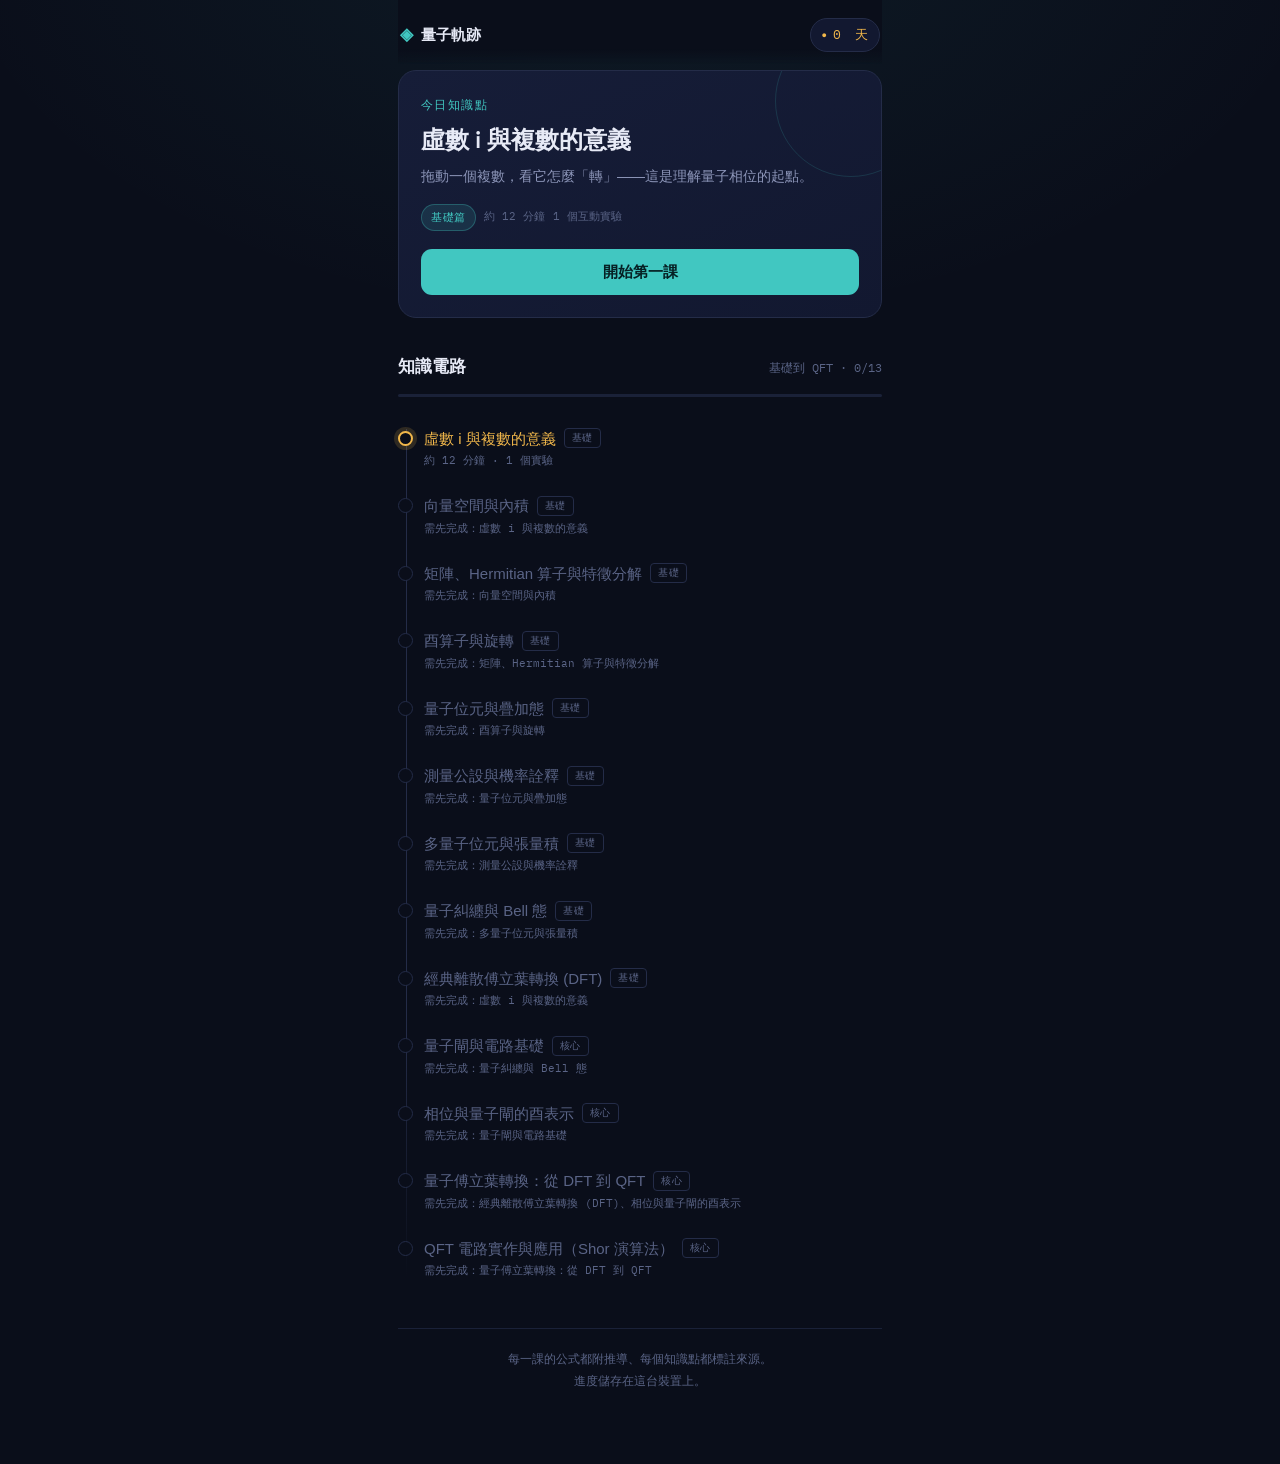
<file: index.html>
<!DOCTYPE html>
<html lang="zh-Hant">
<head>
<meta charset="UTF-8">
<meta name="viewport" content="width=device-width, initial-scale=1, viewport-fit=cover">
<title>量子軌跡 · Quantum Trace</title>
<meta name="description" content="每天一個知識點，把量子計算連成一條電路">
<link rel="manifest" href="manifest.json">
<meta name="theme-color" content="#0A0E1A">
<link rel="icon" href="favicon.ico" sizes="32x32">
<link rel="apple-touch-icon" href="icons/icon-192.png">
<meta name="apple-mobile-web-app-capable" content="yes">
<meta name="apple-mobile-web-app-status-bar-style" content="black-translucent">
<meta name="apple-mobile-web-app-title" content="量子軌跡">

<!-- KaTeX 本地打包：離線可用，不依賴 CDN -->
<link rel="stylesheet" href="vendor/katex/katex.min.css">
<!-- 網頁字型為選配增強；載入失敗時會退回系統字型（iOS 上是 PingFang TC） -->
<link rel="preconnect" href="https://fonts.gstatic.com" crossorigin>
<link rel="stylesheet" href="https://fonts.googleapis.com/css2?family=Space+Grotesk:wght@500;600;700&family=IBM+Plex+Mono:wght@400;500;600&display=swap" media="print" onload="this.media='all'">
<link rel="stylesheet" href="style.css">
</head>
<body>

<div id="app">

  <header class="topbar">
    <div class="brand">
      <span class="brand-mark" aria-hidden="true">◈</span>
      <span class="brand-name">量子軌跡</span>
    </div>
    <div class="streak" id="streak-pill">
      <span class="streak-dot" aria-hidden="true">●</span>
      <span id="streak-count">0</span>&nbsp;天
    </div>
  </header>

  <main id="view-home">

    <section class="today-card">
      <p class="eyebrow">今日知識點</p>
      <h1 id="today-title">載入中…</h1>
      <p class="today-hook" id="today-hook"></p>
      <div class="today-meta" id="today-meta"></div>
      <button class="btn-primary" id="today-start-btn">開始</button>
    </section>

    <section class="tree-section">
      <div class="tree-head">
        <h2>知識電路</h2>
        <p class="tree-sub">基礎到 QFT · <span id="progress-fraction">0/13</span></p>
      </div>
      <div class="progress-track"><div class="progress-fill" id="progress-fill"></div></div>
      <div class="rail" id="rail"></div>
    </section>

    <footer class="home-foot">
      每一課的公式都附推導、每個知識點都標註來源。<br>
      進度儲存在這台裝置上。
    </footer>

  </main>

  <main id="view-lesson" class="hidden">
    <button class="btn-back" id="back-btn">← 知識電路</button>
    <p class="eyebrow" id="lesson-track-label"></p>
    <h1 id="lesson-title"></h1>
    <div id="lesson-body" class="lesson-body"></div>
    <button class="btn-primary btn-complete" id="complete-btn">標記完成 ✓</button>
    <div class="next-hint" id="next-hint"></div>
  </main>

</div>

<script src="vendor/katex/katex.min.js"></script>
<script src="vendor/katex/auto-render.min.js"></script>
<script type="module" src="main.js"></script>
</body>
</html>
</file>
<file: style.css>
/* ============================================================
   量子軌跡 — 樣式系統
   深色實驗室風格，手機優先
   ============================================================ */

:root{
  --bg:#0A0E1A;
  --bg-panel:#121830;
  --bg-panel2:#0E1426;
  --bg-raise:#161D38;
  --line:#242C48;
  --line-soft:#1A2138;

  --text:#E7EAF6;
  --text-dim:#8C95B8;
  --text-faint:#5A6486;

  --cyan:#41C7C1;
  --gold:#F2B84B;
  --violet:#9D8CFF;
  --green:#5FD97A;
  --coral:#FF7A5C;

  --mono:'IBM Plex Mono', ui-monospace, SFMono-Regular, Menlo, monospace;
  --sans:'Noto Sans TC', -apple-system, 'Segoe UI', 'PingFang TC', sans-serif;
  --display:'Space Grotesk', 'Noto Sans TC', sans-serif;
}

*{box-sizing:border-box;}
html{scroll-behavior:smooth; -webkit-text-size-adjust:100%;}
body{
  margin:0;
  background:var(--bg);
  background-image:radial-gradient(ellipse 700px 400px at 50% -8%, rgba(65,199,193,.07), transparent);
  background-attachment:fixed;
  color:var(--text);
  font-family:var(--sans);
  line-height:1.75;
  font-size:16px;
  -webkit-font-smoothing:antialiased;
}
::selection{background:var(--gold); color:#0A0E1A;}

#app{max-width:520px; margin:0 auto; min-height:100vh; padding:0 18px calc(72px + env(safe-area-inset-bottom));}
.hidden{display:none !important;}
img,svg,canvas{max-width:100%;}

/* ---------- 頂列 ---------- */
.topbar{
  display:flex; align-items:center; justify-content:space-between;
  padding:calc(18px + env(safe-area-inset-top)) 2px 12px;
  position:sticky; top:0; z-index:60;
  background:linear-gradient(var(--bg) 76%, transparent);
  backdrop-filter:blur(6px);
}
.brand{display:flex; align-items:center; gap:8px; font-family:var(--display); font-weight:600;}
.brand-mark{color:var(--cyan); font-size:17px;}
.brand-name{font-size:15px; letter-spacing:.01em;}
.streak{
  font-family:var(--mono); font-size:12.5px; color:var(--gold);
  display:flex; align-items:center; gap:6px;
  background:var(--bg-panel); border:1px solid var(--line);
  padding:5px 11px; border-radius:99px;
}
.streak-dot{font-size:9px;}

/* ---------- 今日卡片 ---------- */
.today-card{
  background:linear-gradient(155deg, var(--bg-raise), var(--bg-panel));
  border:1px solid var(--line); border-radius:18px;
  padding:24px 22px 22px; margin-top:6px;
  position:relative; overflow:hidden;
}
.today-card::after{
  content:""; position:absolute; right:-46px; top:-46px;
  width:150px; height:150px; border:1px solid var(--cyan);
  border-radius:50%; opacity:.16;
}
.eyebrow{
  font-family:var(--mono); font-size:11.5px; letter-spacing:.13em;
  text-transform:uppercase; color:var(--cyan); margin:0 0 9px;
}
.today-card h1{
  font-family:var(--display); font-size:24px; line-height:1.35;
  margin:0 0 9px; font-weight:600; position:relative;
}
.today-hook{
  color:var(--text-dim); font-size:14px; line-height:1.65;
  margin:0 0 16px; position:relative;
}
.today-meta{display:flex; gap:8px; flex-wrap:wrap; margin-bottom:18px; position:relative;}
.tm-pill{
  font-family:var(--mono); font-size:10.5px; letter-spacing:.05em;
  padding:3px 9px; border-radius:99px;
  background:rgba(65,199,193,.13); color:var(--cyan); border:1px solid rgba(65,199,193,.3);
}
.tm-pill.done{background:rgba(95,217,122,.13); color:var(--green); border-color:rgba(95,217,122,.3);}
.tm-item{font-family:var(--mono); font-size:11px; color:var(--text-faint); padding:3px 0;}

.btn-primary{
  background:var(--cyan); color:#062024; border:none;
  font-family:var(--display); font-weight:700; font-size:15px;
  padding:13px 20px; border-radius:11px; width:100%;
  cursor:pointer; position:relative; transition:.15s;
}
.btn-primary:active{transform:translateY(1px);}
.btn-primary:disabled{background:var(--line); color:var(--text-faint); cursor:default;}

/* ---------- 知識電路 ---------- */
.tree-section{margin-top:34px;}
.tree-head{display:flex; align-items:baseline; justify-content:space-between; margin-bottom:12px;}
.tree-head h2{font-family:var(--display); font-size:17px; margin:0; font-weight:600;}
.tree-sub{font-family:var(--mono); font-size:11.5px; color:var(--text-faint); margin:0;}

.progress-track{height:3px; background:var(--line-soft); border-radius:99px; overflow:hidden; margin-bottom:18px;}
.progress-fill{height:100%; background:linear-gradient(90deg, var(--cyan), var(--gold)); transition:width .4s ease;}

.rail{position:relative; padding-left:26px;}
.rail::before{
  content:""; position:absolute; left:8px; top:14px; bottom:14px;
  width:1px; background:linear-gradient(var(--line), var(--line) 72%, transparent);
}
.rail-node{
  position:relative; padding:13px 0; cursor:pointer; border:none;
  background:none; text-align:left; width:100%; display:block; color:inherit;
}
.rail-node:disabled{cursor:default;}
.rail-dot{
  position:absolute; left:-26px; top:16px; width:15px; height:15px;
  border-radius:50%; border:1.5px solid var(--text-faint); background:var(--bg);
  transition:.2s;
}
.rail-node[data-state="done"] .rail-dot{background:var(--cyan); border-color:var(--cyan);}
.rail-node[data-state="active"] .rail-dot{
  border-color:var(--gold); border-width:2px;
  box-shadow:0 0 0 4px rgba(242,184,75,.16);
}
.rail-node[data-state="locked"] .rail-dot{border-color:var(--line);}
.rail-label-row{display:flex; align-items:center; gap:8px; flex-wrap:wrap;}
.rail-title{font-size:15px; color:var(--text); line-height:1.45;}
.rail-node[data-state="locked"] .rail-title{color:var(--text-faint);}
.rail-node[data-state="active"] .rail-title{color:var(--gold); font-weight:500;}
.rail-tag{
  font-family:var(--mono); font-size:9.5px; letter-spacing:.05em;
  padding:2px 7px; border-radius:4px; border:1px solid var(--line);
  color:var(--text-faint); flex-shrink:0;
}
.rail-meta{font-family:var(--mono); font-size:10.5px; color:var(--text-faint); margin-top:4px; line-height:1.5;}

.home-foot{
  margin-top:36px; padding-top:20px; border-top:1px solid var(--line-soft);
  font-size:12px; color:var(--text-faint); line-height:1.8; text-align:center;
}

/* ---------- 課程頁 ---------- */
.btn-back{
  background:none; border:none; color:var(--text-dim);
  font-family:var(--mono); font-size:12.5px;
  padding:calc(16px + env(safe-area-inset-top)) 0 4px; cursor:pointer;
}
#lesson-title{font-family:var(--display); font-size:23px; line-height:1.4; margin:6px 0 24px; font-weight:600;}
.loading{font-family:var(--mono); font-size:13px; color:var(--text-faint); padding:30px 0; text-align:center;}

.lesson-body{font-size:15.5px; line-height:1.85;}
.lesson-body p{color:var(--text-dim); margin:0 0 14px;}
.lesson-body p b, .lesson-body li b{color:var(--text); font-weight:700;}
.lesson-body ul, .lesson-body ol{color:var(--text-dim); padding-left:20px; margin:0 0 14px;}
.lesson-body li{margin-bottom:7px;}
.lesson-body code{
  font-family:var(--mono); background:var(--bg-panel2);
  padding:1.5px 6px; border-radius:4px; font-size:.88em; color:var(--cyan);
}
.lesson-body a{color:var(--cyan);}

.lsec{padding:8px 0 30px; border-bottom:1px solid var(--line-soft); margin-bottom:24px; scroll-margin-top:70px;}
.lsec:last-child{border-bottom:none;}
.sec-label{
  font-family:var(--mono); font-size:10.5px; color:var(--gold);
  letter-spacing:.13em; text-transform:uppercase; margin-bottom:7px;
}
.lsec h2{font-family:var(--display); font-size:20px; line-height:1.45; margin:0 0 14px; font-weight:600; scroll-margin-top:70px;}
.lsec h3{font-family:var(--display); font-size:16px; margin:26px 0 10px; font-weight:600;}

/* 公式盒 */
.formula-box{
  background:var(--bg-panel2); border:1px solid var(--line);
  border-left:3px solid var(--gold); border-radius:8px;
  padding:16px 18px; margin:16px 0; overflow-x:auto; overflow-y:hidden;
}
.formula-box.small{font-size:.92em;}
.formula-box .katex-display{margin:0;}
.formula-box .katex{color:var(--text);}
.eq-note{font-family:var(--mono); font-size:11px; color:var(--text-faint); margin-top:10px; line-height:1.6;}

/* 推導折疊 */
details.deriv{
  background:var(--bg-panel2); border:1px solid #2C3660;
  border-radius:11px; margin:18px 0; overflow:hidden;
}
details.deriv summary{
  cursor:pointer; padding:13px 16px; font-family:var(--mono); font-size:13px;
  color:var(--violet); list-style:none; display:flex; align-items:center; gap:8px;
  user-select:none; -webkit-tap-highlight-color:transparent;
}
details.deriv summary::-webkit-details-marker{display:none;}
details.deriv summary::before{content:"▸"; transition:.2s; flex-shrink:0;}
details.deriv[open] summary::before{transform:rotate(90deg);}
details.deriv.prereq summary{color:var(--cyan);}
.deriv-body{
  padding:6px 18px 18px; border-top:1px solid #2C3660;
  font-size:14.5px; color:var(--text-dim);
}
.deriv-body .step{margin:14px 0; line-height:1.8;}
.deriv-body .step .tag{
  font-family:var(--mono); font-size:11px; color:var(--gold);
  display:block; margin-bottom:5px; letter-spacing:.03em;
}
.deriv-body .katex-display{margin:12px 0; overflow-x:auto; overflow-y:hidden;}
.deriv-body ul{margin:8px 0; padding-left:20px;}

/* 範例盒 */
.example-box{
  background:linear-gradient(135deg, rgba(95,217,122,.07), rgba(65,199,193,.035));
  border:1px solid #234; border-left:3px solid var(--green);
  border-radius:11px; padding:18px 20px; margin:18px 0;
}
.example-box .ex-tag{
  font-family:var(--mono); font-size:10.5px; color:var(--green);
  text-transform:uppercase; letter-spacing:.08em; margin-bottom:10px; display:block;
}
.example-box p{margin-bottom:12px;}
.example-box p:last-child{margin-bottom:0;}

/* 關鍵洞察 */
.key-insight{
  display:flex; gap:14px; align-items:flex-start;
  background:linear-gradient(135deg, rgba(157,140,255,.1), rgba(157,140,255,.03));
  border:1px solid rgba(157,140,255,.28); border-radius:12px;
  padding:18px 20px; margin:20px 0; font-size:14.5px; color:var(--text-dim); line-height:1.8;
}
.key-insight .ki-mark{color:var(--violet); font-size:15px; flex-shrink:0; margin-top:2px;}
.key-insight b{color:var(--text);}

/* 但書盒 */
.caveat-box{
  background:rgba(255,122,92,.055); border:1px solid rgba(255,122,92,.28);
  border-radius:11px; padding:18px 20px; margin:18px 0;
}
.cav-title{font-family:var(--mono); font-size:12.5px; color:var(--coral); margin-bottom:10px; font-weight:600;}
.caveat-box p{font-size:14px; margin-bottom:11px;}
.caveat-box p:last-child{margin-bottom:0;}

/* 閘門卡片格 */
.gate-grid{display:grid; grid-template-columns:1fr 1fr; gap:11px; margin:16px 0;}
.gate-card{background:var(--bg-panel); border:1px solid var(--line); border-radius:10px; padding:14px;}
.gc-name{font-family:var(--display); font-size:19px; color:var(--gold); font-weight:700; margin-bottom:8px;}
.gc-math{font-size:.82em; margin-bottom:9px; overflow-x:auto;}
.gc-desc{font-size:12px; color:var(--text-dim); line-height:1.6;}

/* 匯流圖 */
.merge-map{
  background:var(--bg-panel2); border:1px solid var(--line);
  border-radius:12px; padding:18px; margin:18px 0; text-align:center;
}
.mm-branch{margin-bottom:10px;}
.mm-label{
  font-family:var(--mono); font-size:10px; color:var(--cyan);
  display:block; margin-bottom:3px; letter-spacing:.08em;
}
.mm-item{font-size:13.5px; color:var(--text-dim);}
.mm-arrow{font-family:var(--mono); font-size:12px; color:var(--gold); margin:12px 0;}
.mm-target{
  font-family:var(--display); font-size:17px; color:var(--gold);
  font-weight:700; padding:11px; background:rgba(242,184,75,.1);
  border-radius:8px; border:1px solid rgba(242,184,75,.3);
}

/* 對照格 */
.compare-grid{display:grid; grid-template-columns:1fr; gap:12px; margin:16px 0;}
.cmp-card{background:var(--bg-panel); border:1px solid var(--line); border-radius:10px; padding:15px;}
.cmp-card.hl{border-color:rgba(65,199,193,.45); background:rgba(65,199,193,.055);}
.cmp-title{font-family:var(--mono); font-size:11.5px; color:var(--gold); margin-bottom:9px; letter-spacing:.05em;}
.cmp-card.hl .cmp-title{color:var(--cyan);}
.cmp-formula{margin-bottom:9px; overflow-x:auto; font-size:.94em;}
.cmp-note{font-size:12.5px; color:var(--text-dim);}

/* 流程管線 */
.pipeline{margin:18px 0;}
.pl-step{display:flex; gap:14px; padding:15px; border-radius:10px; margin-bottom:10px; background:var(--bg-panel); border:1px solid var(--line);}
.pl-step.hl{border-color:rgba(242,184,75,.45); background:rgba(242,184,75,.06);}
.pl-num{
  font-family:var(--mono); font-size:13px; font-weight:600;
  width:26px; height:26px; flex-shrink:0; border-radius:50%;
  display:flex; align-items:center; justify-content:center;
  background:var(--line); color:var(--text-dim);
}
.pl-step.hl .pl-num{background:var(--gold); color:#0A0E1A;}
.pl-title{font-weight:700; font-size:14px; margin-bottom:5px; color:var(--text);}
.pl-step.hl .pl-title{color:var(--gold);}
.pl-desc{font-size:13px; color:var(--text-dim); line-height:1.7;}

/* 旅程回顧 */
.journey{margin:18px 0;}
.jn-item{
  display:flex; align-items:center; gap:12px; padding:9px 13px;
  border-left:2px solid var(--line); font-size:13.5px; color:var(--text-dim);
}
.jn-item.done{border-left-color:var(--gold); color:var(--gold); font-weight:600;}
.jn-n{font-family:var(--mono); font-size:10.5px; color:var(--text-faint); min-width:30px;}
.jn-item.done .jn-n{color:var(--gold);}

/* 來源區 */
.lsec.sources ol{font-size:12.5px; color:var(--text-faint); line-height:1.8; padding-left:18px;}
.lsec.sources li{margin-bottom:9px;}
.lsec.sources i{color:var(--text-dim);}

/* ---------- 互動元件 ---------- */
.widget{margin:20px 0; scroll-margin-top:70px;}
.w-host{
  background:var(--bg-panel); border:1px solid var(--line);
  border-radius:14px; padding:16px; overflow:hidden;
}
.w-head{display:flex; align-items:center; gap:9px; margin-bottom:14px; flex-wrap:wrap;}
.w-badge{
  font-family:var(--mono); font-size:9.5px; letter-spacing:.08em;
  background:var(--cyan); color:#062024; padding:2.5px 8px;
  border-radius:4px; font-weight:700; flex-shrink:0;
}
.w-title{font-family:var(--display); font-size:14px; font-weight:600; color:var(--text);}
.w-body{display:flex; flex-direction:column; gap:11px;}
.w-body canvas{border-radius:8px; background:var(--bg-panel2); display:block; margin:0 auto;}

.w-ctrl{display:flex; align-items:center; gap:11px; flex-wrap:wrap;}
.w-ctrl label{font-family:var(--mono); font-size:11.5px; color:var(--text-dim); min-width:84px; flex-shrink:0;}
input[type=range]{
  -webkit-appearance:none; appearance:none; flex:1; min-width:110px; height:4px;
  background:var(--line); border-radius:99px; outline:none;
}
input[type=range]::-webkit-slider-thumb{
  -webkit-appearance:none; width:17px; height:17px; border-radius:50%;
  background:var(--gold); cursor:pointer; box-shadow:0 0 0 4px rgba(242,184,75,.16);
}
input[type=range]::-moz-range-thumb{
  width:17px; height:17px; border-radius:50%; border:none;
  background:var(--gold); cursor:pointer;
}
.w-chip{font-family:var(--mono); font-size:12px; color:var(--gold); min-width:56px; text-align:right; flex-shrink:0;}

.w-seg{display:flex; gap:6px; flex-wrap:wrap;}
.w-seg button{
  font-family:var(--mono); font-size:11.5px; padding:7px 12px; border-radius:7px;
  border:1px solid var(--line); background:var(--bg-panel2); color:var(--text-dim);
  cursor:pointer; transition:.15s; -webkit-tap-highlight-color:transparent;
}
.w-seg button.on{background:var(--gold); color:#0A0E1A; border-color:var(--gold); font-weight:700;}

.w-btn-row{display:flex; gap:7px; flex-wrap:wrap;}
.w-btn{
  font-family:var(--mono); font-size:12px; padding:8px 13px; border-radius:8px;
  border:1px solid var(--cyan); background:rgba(65,199,193,.14); color:var(--cyan);
  cursor:pointer; transition:.15s; -webkit-tap-highlight-color:transparent;
}
.w-btn:active{transform:translateY(1px);}
.w-btn.ghost{border-color:var(--line); background:var(--bg-panel2); color:var(--text-dim);}
.w-btn.sm{font-size:11px; padding:6px 11px;}
.w-btn:disabled{opacity:.35; cursor:default;}

.w-gate-btn{
  font-family:var(--mono); font-size:12px; padding:8px 11px; border-radius:7px;
  border:1px solid var(--line); background:var(--bg-panel2); color:var(--text);
  cursor:pointer; transition:.15s;
}
.w-gate-btn:active{background:var(--gold); color:#0A0E1A;}
.w-gate-btn.cnot{border-color:var(--violet); color:var(--violet);}
.w-palette{display:flex; gap:6px; flex-wrap:wrap;}

.w-readout{
  background:var(--bg-panel2); border:1px solid var(--line-soft);
  border-radius:8px; padding:11px 13px;
}
.w-readout-label{font-family:var(--mono); font-size:10.5px; color:var(--text-faint); margin-bottom:5px;}
.w-readout-value{font-size:13.5px; line-height:1.6; overflow-x:auto;}

.w-stat-row{display:flex; gap:11px;}
.w-stat{
  flex:1; background:var(--bg-panel2); border:1px solid var(--line-soft);
  border-radius:9px; padding:13px; text-align:center;
}
.w-stat-label{font-family:var(--mono); font-size:10.5px; color:var(--text-faint); margin-bottom:5px;}
.w-stat-big{font-family:var(--mono); font-size:26px; color:var(--gold); font-weight:600; line-height:1.1;}
.w-stat-sub{font-family:var(--mono); font-size:10.5px; color:var(--text-faint); margin-top:5px;}

.w-note{
  font-size:13px; color:var(--text-dim); line-height:1.75;
  padding:12px 14px; border-radius:8px;
  background:var(--bg-panel2); border-left:2px solid var(--line);
}
.w-note b{color:var(--text);}
.w-note.good{border-left-color:var(--green); background:rgba(95,217,122,.06);}
.w-note.warn{border-left-color:var(--coral); background:rgba(255,122,92,.06);}
.w-note.focus{border-left-color:var(--gold); background:rgba(242,184,75,.07);}
.w-hint{font-size:12px; color:var(--text-faint); line-height:1.7; font-style:italic; padding-top:3px;}
.w-sublabel{font-family:var(--mono); font-size:10.5px; color:var(--text-faint); letter-spacing:.03em;}
.w-divider{
  font-family:var(--mono); font-size:10.5px; color:var(--gold);
  letter-spacing:.1em; text-transform:uppercase;
  padding-top:14px; margin-top:6px; border-top:1px solid var(--line-soft);
}
.w-formula-live{
  background:var(--bg-panel2); border:1px solid var(--line-soft);
  border-radius:8px; padding:13px; overflow-x:auto;
}
.fl-line{font-size:13.5px; line-height:1.9; white-space:nowrap;}
.fl-line.dim{color:var(--text-faint); font-size:12px;}

.mono{font-family:var(--mono);}
.hl{color:var(--gold);}
.dim{color:var(--text-faint);}
.good{color:var(--green);}

/* 矩陣顯示 */
.w-matrix-box{display:flex; justify-content:center; padding:8px 0;}
.w-matrix{display:flex; align-items:center; gap:3px;}
.mbracket{font-size:44px; color:var(--text-faint); line-height:1;}
.mcells{display:grid; grid-template-columns:1fr 1fr; gap:8px 18px; padding:0 5px;}
.mcells span{font-family:var(--mono); font-size:14px; text-align:center; color:var(--text);}

.w-check-row{display:flex; flex-direction:column; gap:7px;}
.w-check{
  font-family:var(--mono); font-size:12.5px; padding:9px 12px;
  border-radius:7px; display:flex; align-items:center; gap:9px;
}
.w-check.yes{background:rgba(95,217,122,.09); color:var(--green); border:1px solid rgba(95,217,122,.28);}
.w-check.no{background:rgba(255,122,92,.07); color:var(--coral); border:1px solid rgba(255,122,92,.22);}
.ck{font-size:14px;}

.w-eigen-box{background:var(--bg-panel2); border:1px solid var(--line-soft); border-radius:8px; padding:13px;}
.w-eigen-title{font-family:var(--mono); font-size:10.5px; color:var(--text-faint); margin-bottom:9px;}
.w-eigen-row{display:flex; gap:11px; flex-wrap:wrap; font-size:12.5px; margin-bottom:7px;}
.eig-lam{color:var(--gold);}

.w-verdict{
  font-size:14px; padding:13px 15px; border-radius:9px;
  display:flex; align-items:center; gap:10px;
}
.w-verdict.sep{background:rgba(140,149,184,.09); color:var(--text-dim); border:1px solid var(--line);}
.w-verdict.ent{background:rgba(157,140,255,.12); color:var(--violet); border:1px solid rgba(157,140,255,.35);}
.vmark{font-size:15px;}

.w-deriv-inline{background:var(--bg-panel2); border:1px solid var(--line-soft); border-radius:9px; padding:14px;}
.di-title{font-family:var(--mono); font-size:10.5px; color:var(--gold); letter-spacing:.06em; margin-bottom:10px; text-transform:uppercase;}
.di-step{font-size:13px; color:var(--text-dim); line-height:1.8; margin-bottom:11px;}
.di-step:last-child{margin-bottom:0;}
.di-step.good{color:var(--green);}
.di-tag{font-family:var(--mono); font-size:10px; color:var(--cyan); display:block; margin-bottom:3px;}

/* 電路顯示 */
.w-circuit{
  background:var(--bg-panel2); border:1px solid var(--line-soft);
  border-radius:8px; padding:14px 12px; overflow-x:auto;
}
.w-circuit-empty{font-family:var(--mono); font-size:12px; color:var(--text-faint); text-align:center; padding:12px;}
.crow{display:flex; align-items:center; gap:5px; margin-bottom:11px; white-space:nowrap;}
.crow:last-child{margin-bottom:0;}
.clabel{font-size:11px; color:var(--text-faint); width:26px; flex-shrink:0;}
.cg,.cc,.ct,.cw{
  width:30px; height:30px; flex-shrink:0; border-radius:5px;
  display:inline-flex; align-items:center; justify-content:center;
  font-family:var(--mono); font-size:12px; font-weight:600;
}
.cg{background:var(--gold); color:#0A0E1A;}
.cc{color:var(--violet); font-size:17px;}
.ct{color:var(--violet); font-size:17px; border:1px solid var(--violet);}
.cw{position:relative;}
.cw::before{content:""; position:absolute; left:0; right:0; top:50%; height:1px; background:var(--line);}

/* 機率幅表格 */
.w-amp-table{width:100%; border-collapse:collapse; font-size:12px;}
.w-amp-table th{
  font-family:var(--mono); font-size:10px; color:var(--text-faint);
  text-align:left; padding:6px 7px; border-bottom:1px solid var(--line); font-weight:500;
}
.w-amp-table td{padding:6px 7px; border-bottom:1px solid var(--line-soft); color:var(--text-dim);}
.w-amp-table tr.faded td{opacity:.32;}

/* 步驟列 */
.w-step-label{display:flex; gap:10px; align-items:baseline; flex-wrap:wrap;}
.sl-idx{font-size:11px; color:var(--text-faint);}
.sl-text{font-size:13.5px; color:var(--gold);}
.w-stepbar{display:flex; gap:3px; flex-wrap:wrap;}
.sb-dot{width:100%; max-width:20px; flex:1; height:3px; border-radius:99px; background:var(--line);}
.sb-dot.done{background:var(--cyan);}
.sb-dot.on{background:var(--gold);}

/* ---------- 小測驗 ---------- */
.quiz{margin:22px 0;}
.quiz-box{background:var(--bg-panel); border:1px solid var(--line); border-radius:13px; padding:18px;}
.quiz-head{font-size:14.5px; line-height:1.7; margin-bottom:14px; color:var(--text);}
.quiz-badge{
  font-family:var(--mono); font-size:9.5px; letter-spacing:.08em;
  background:var(--violet); color:#0A0E1A; padding:2.5px 8px;
  border-radius:4px; font-weight:700; margin-right:9px;
}
.quiz-options{display:flex; flex-direction:column; gap:8px;}
.quiz-opt{
  display:flex; align-items:flex-start; gap:11px; text-align:left;
  padding:12px 14px; border-radius:9px; border:1px solid var(--line);
  background:var(--bg-panel2); color:var(--text-dim); cursor:pointer;
  font-size:13.5px; line-height:1.6; font-family:var(--sans);
  transition:.15s; -webkit-tap-highlight-color:transparent;
}
.quiz-opt:active{border-color:var(--cyan);}
.quiz-opt.locked{cursor:default;}
.quiz-opt.correct{border-color:var(--green); background:rgba(95,217,122,.1); color:var(--green);}
.quiz-opt.wrong{border-color:var(--coral); background:rgba(255,122,92,.08); color:var(--coral);}
.qo-idx{font-family:var(--mono); font-size:11px; opacity:.65; flex-shrink:0; margin-top:2px;}
.quiz-explain{display:none; margin-top:14px; padding-top:14px; border-top:1px solid var(--line-soft);}
.quiz-explain.show{display:block;}
.qe-verdict{font-family:var(--mono); font-size:12px; margin-bottom:8px;}
.qe-verdict.ok{color:var(--green);}
.qe-verdict.no{color:var(--coral);}
.qe-body{font-size:13.5px; color:var(--text-dim); line-height:1.8;}

/* ---------- 完成按鈕 ---------- */
.btn-complete{margin-top:22px; background:var(--gold); color:#0A0E1A;}
.next-hint{
  display:none; margin-top:14px; padding:13px 15px;
  background:rgba(95,217,122,.08); border:1px solid rgba(95,217,122,.28);
  border-radius:9px; font-size:13.5px; color:var(--green); text-align:center;
}
.next-hint.show{display:block;}
.next-hint b{color:var(--text);}

/* ---------- KaTeX 溢位保護 ---------- */
.katex-display{overflow-x:auto; overflow-y:hidden; padding:2px 0;}
.katex{font-size:1.02em;}

@media (max-width:400px){
  .gate-grid{grid-template-columns:1fr;}
  .w-stat-big{font-size:22px;}
  .lsec h2{font-size:18px;}
  #lesson-title{font-size:21px;}
}
</file>
